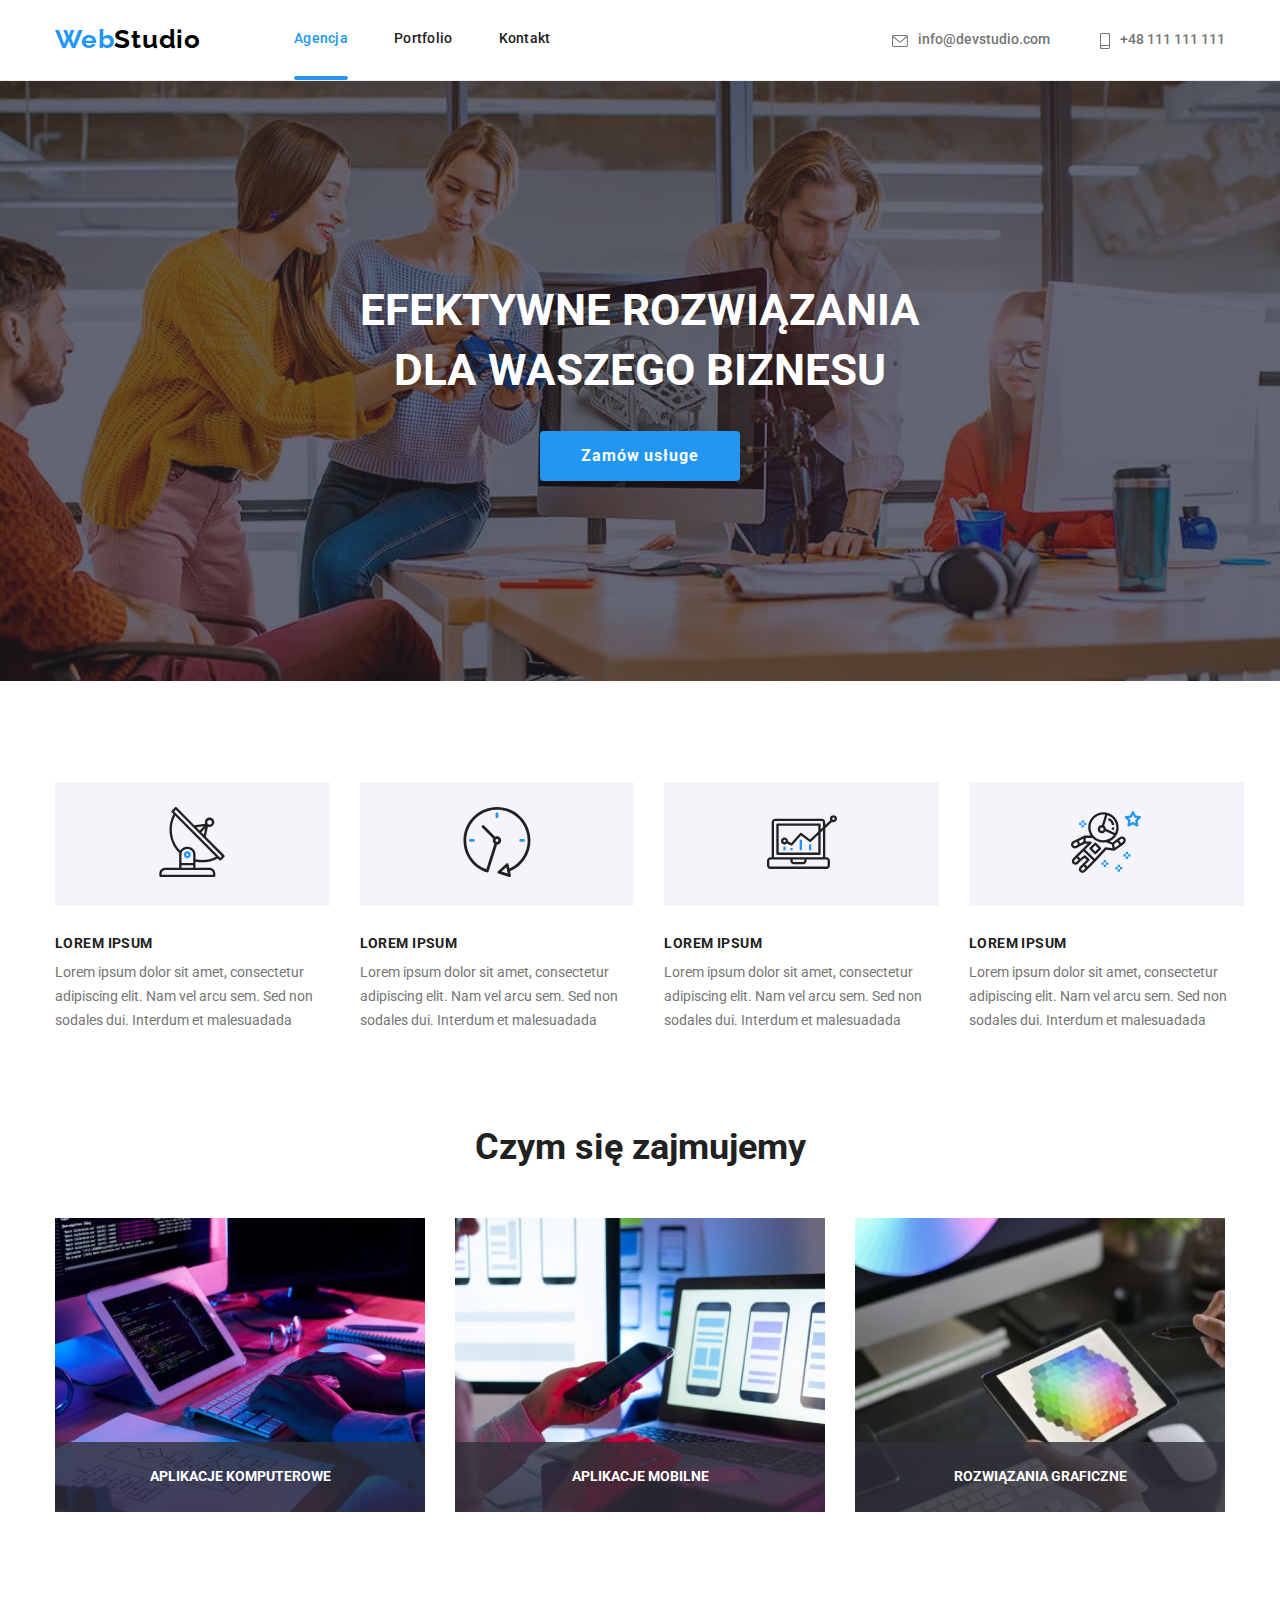
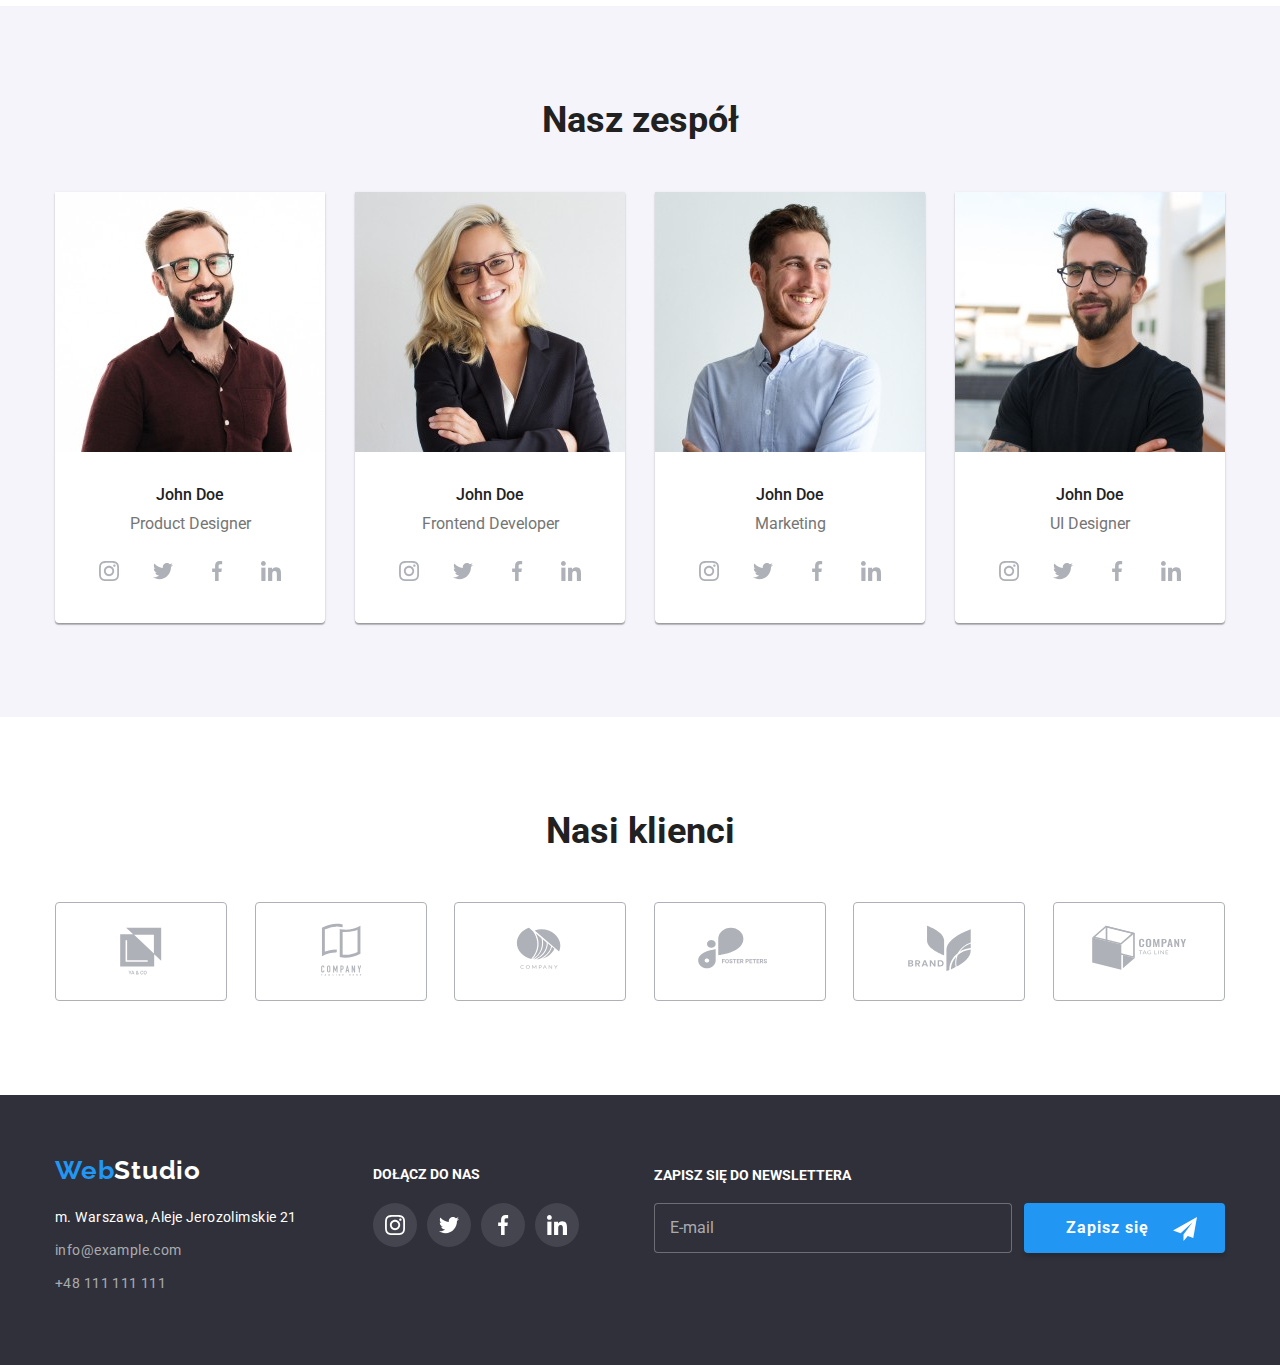
<file: index.html>
<!DOCTYPE html>
<html lang="pl">
  <head>
    <meta charset="UTF-8" />
    <meta name="viewport" content="width=device-width, initial-scale=1.0" />
    <title>Studio</title>
    <link
      rel="stylesheet"
      href="https://cdnjs.cloudflare.com/ajax/libs/modern-normalize/1.1.0/modern-normalize.min.css"
    />
    <link rel="preconnect" href="https://fonts.googleapis.com" />
    <link rel="preconnect" href="https://fonts.gstatic.com" crossorigin />
    <link
      href="https://fonts.googleapis.com/css2?family=Raleway:wght@700&family=Roboto:wght@400;500;700;900&display=swap"
      rel="stylesheet"
    />
    <link rel="stylesheet" href="css/styles.css" />
  </head>
  <body>
    <header class="header-wrapper">
      <div class="container">
        <nav class="navigation">
          <a class="logo" href="index.html">Web<span class="studio-black">Studio</span></a>
          <ul class="nav-list">
            <li>
              <a href="index.html" class="nav-link active">Agencja</a>
            </li>

            <li><a href="portfolio.html" class="nav-link">Portfolio</a></li>

            <li><a href="index.html" class="nav-link">Kontakt</a></li>
          </ul>
        </nav>
        <div>
          <ul class="header-contacts">
            <li>
              <a href="mailto:info@devstudio.com" class="control-item contact-item"
                ><svg class="contact-icon" width="16" height="12">
                  <use href="./images/icons.svg#icon-envelope"></use></svg
                >info@devstudio.com</a
              >
            </li>
            <li>
              <a href="tel:+48111111111" class="control-item contact-item">
                <svg class="contact-icon smartphone-icon" width="10" height="16">
                  <use href="./images/icons.svg#icon-smartphone"></use></svg
                >+48 111 111 111</a
              >
            </li>
          </ul>
        </div>
      </div>
    </header>
    <main>
      <section class="section order">
        <div class="container">
          <h1 class="main-title">
            EFEKTYWNE ROZWIĄZANIA<br />
            DLA WASZEGO BIZNESU
          </h1>
          <button class="order-btn" data-modal-open>Zamów usługe</button>
        </div>
      </section>
      <section class="section">
        <div class="container">
          <ul class="articles">
            <li>
              <div class="lorem-icon-box">
                <svg class="icon" width="70" height="70">
                  <use href="./images/icons.svg#icon-antenna-1"></use>
                </svg>
              </div>
              <h3 class="main-txt-title">LOREM IPSUM</h3>
              <p>
                Lorem ipsum dolor sit amet, consectetur adipiscing elit. Nam vel arcu sem. Sed non
                sodales dui. Interdum et malesuadada
              </p>
            </li>
            <li>
              <div class="lorem-icon-box">
                <svg class="icon" width="70" height="70">
                  <use href="./images/icons.svg#icon-clock-1"></use>
                </svg>
              </div>
              <h3 class="main-txt-title">LOREM IPSUM</h3>
              <p>
                Lorem ipsum dolor sit amet, consectetur adipiscing elit. Nam vel arcu sem. Sed non
                sodales dui. Interdum et malesuadada
              </p>
            </li>
            <li>
              <div class="lorem-icon-box">
                <svg class="icon" width="70" height="70 ">
                  <use href="./images/icons.svg#icon-diagram-1"></use>
                </svg>
              </div>
              <h3 class="main-txt-title">LOREM IPSUM</h3>
              <p>
                Lorem ipsum dolor sit amet, consectetur adipiscing elit. Nam vel arcu sem. Sed non
                sodales dui. Interdum et malesuadada
              </p>
            </li>
            <li>
              <div class="lorem-icon-box">
                <svg class="icon" width="70" height="70">
                  <use href="./images/icons.svg#icon-astronaut-1"></use>
                </svg>
              </div>
              <h3 class="main-txt-title">LOREM IPSUM</h3>
              <p>
                Lorem ipsum dolor sit amet, consectetur adipiscing elit. Nam vel arcu sem. Sed non
                sodales dui. Interdum et malesuadada
              </p>
            </li>
          </ul>
        </div>
      </section>
      <section class="section job-section">
        <div class="container">
          <h2 class="section-title">Czym się zajmujemy</h2>
          <ul class="business-activity">
            <li class="aboutus-item">
              <img
                class="aboutus-img"
                width="370"
                height="294"
                src="./images/1.jpg"
                alt="aplikacje komputerowe"
              />
              <div class="aboutus">
                <p>aplikacje komputerowe</p>
              </div>
            </li>
            <li class="aboutus-item">
              <img
                class="aboutus-img"
                width="370"
                height="294"
                src="./images/2.jpg"
                alt="aplikacje mobilne"
              />
              <div class="aboutus">
                <p>aplikacje mobilne</p>
              </div>
            </li>
            <li class="aboutus-item">
              <img
                class="aboutus-img"
                width="370"
                height="294"
                src="./images/3.jpg"
                alt="roziązania graficzne"
              />
              <div class="aboutus">
                <p>rozwiązania graficzne</p>
              </div>
            </li>
          </ul>
        </div>
      </section>
      <section class="section team">
        <div class="container">
          <h2 class="section-title">Nasz zespół</h2>
          <ul class="business-activity pictures">
            <li>
              <figure class="team-figure">
                <img src="images/person1.jpg" alt="John Doe" width="270" height="260" />
                <figcaption class="team-info">
                  <h3 class="team-name">John Doe</h3>
                  <span class="team-position">Product Designer</span>
                  <ul class="team-social-icons social-icons">
                    <li>
                      <a href="#" class="team-social-icon social-icon">
                        <svg class="social-icon-svg" width="20" height="20">
                          <use href="./images/icons.svg#icon-instagram-2"></use>
                        </svg>
                      </a>
                    </li>
                    <li>
                      <a href="#" class="team-social-icon social-icon">
                        <svg class="social-icon-svg" width="20" height="20">
                          <use href="./images/icons.svg#icon-twitter-1"></use>
                        </svg>
                      </a>
                    </li>
                    <li>
                      <a href="#" class="team-social-icon social-icon">
                        <svg class="social-icon-svg" width="20" height="20">
                          <use href="./images/icons.svg#icon-facebook-1"></use>
                        </svg>
                      </a>
                    </li>
                    <li>
                      <a href="#" class="team-social-icon social-icon">
                        <svg class="social-icon-svg" width="20" height="20">
                          <use href="./images/icons.svg#icon-linkedin-1"></use>
                        </svg>
                      </a>
                    </li>
                  </ul>
                </figcaption>
              </figure>
            </li>
            <li>
              <figure class="team-figure">
                <img src="images/person2.jpg" alt="John Doe" width="270" height="260" />
                <figcaption class="team-info">
                  <h3 class="team-name">John Doe</h3>
                  <span class="team-position">Frontend Developer</span>
                  <ul class="team-social-icons social-icons">
                    <li>
                      <a href="#" class="team-social-icon social-icon">
                        <svg class="social-icon-svg" width="20" height="20">
                          <use href="./images/icons.svg#icon-instagram-2"></use>
                        </svg>
                      </a>
                    </li>
                    <li>
                      <a href="#" class="team-social-icon social-icon">
                        <svg class="social-icon-svg" width="20" height="20">
                          <use href="./images/icons.svg#icon-twitter-1"></use>
                        </svg>
                      </a>
                    </li>
                    <li>
                      <a href="#" class="team-social-icon social-icon">
                        <svg class="social-icon-svg" width="20" height="20">
                          <use href="./images/icons.svg#icon-facebook-1"></use>
                        </svg>
                      </a>
                    </li>
                    <li>
                      <a href="#" class="team-social-icon social-icon">
                        <svg class="social-icon-svg" width="20" height="20">
                          <use href="./images/icons.svg#icon-linkedin-1"></use>
                        </svg>
                      </a>
                    </li>
                  </ul>
                </figcaption>
              </figure>
            </li>
            <li>
              <figure class="team-figure">
                <img src="images/person3.jpg" alt="John Doe" width="270" height="260" />
                <figcaption class="team-info">
                  <h3 class="team-name">John Doe</h3>
                  <span class="team-position">Marketing</span>
                  <ul class="team-social-icons social-icons">
                    <li>
                      <a href="#" class="team-social-icon social-icon">
                        <svg class="social-icon-svg" width="20" height="20">
                          <use href="./images/icons.svg#icon-instagram-2"></use>
                        </svg>
                      </a>
                    </li>
                    <li>
                      <a href="#" class="team-social-icon social-icon">
                        <svg class="social-icon-svg" width="20" height="20">
                          <use href="./images/icons.svg#icon-twitter-1"></use>
                        </svg>
                      </a>
                    </li>
                    <li>
                      <a href="#" class="team-social-icon social-icon">
                        <svg class="social-icon-svg" width="20" height="20">
                          <use href="./images/icons.svg#icon-facebook-1"></use>
                        </svg>
                      </a>
                    </li>
                    <li>
                      <a href="#" class="team-social-icon social-icon">
                        <svg class="social-icon-svg" width="20" height="20">
                          <use href="./images/icons.svg#icon-linkedin-1"></use>
                        </svg>
                      </a>
                    </li>
                  </ul>
                </figcaption>
              </figure>
            </li>
            <li>
              <figure class="team-figure">
                <img src="images/person4.jpg" alt="John Doe" width="270" height="260" />
                <figcaption class="team-info">
                  <h3 class="team-name">John Doe</h3>
                  <span class="team-position">UI Designer</span>
                  <ul class="team-social-icons social-icons">
                    <li>
                      <a href="#" class="team-social-icon social-icon">
                        <svg class="social-icon-svg" width="20" height="20">
                          <use href="./images/icons.svg#icon-instagram-2"></use>
                        </svg>
                      </a>
                    </li>
                    <li>
                      <a href="#" class="team-social-icon social-icon">
                        <svg class="social-icon-svg" width="20" height="20">
                          <use href="./images/icons.svg#icon-twitter-1"></use>
                        </svg>
                      </a>
                    </li>
                    <li>
                      <a href="#" class="team-social-icon social-icon">
                        <svg class="social-icon-svg" width="20" height="20">
                          <use href="./images/icons.svg#icon-facebook-1"></use>
                        </svg>
                      </a>
                    </li>
                    <li>
                      <a href="#" class="team-social-icon social-icon">
                        <svg class="social-icon-svg" width="20" height="20">
                          <use href="./images/icons.svg#icon-linkedin-1"></use>
                        </svg>
                      </a>
                    </li>
                  </ul>
                </figcaption>
              </figure>
            </li>
          </ul>
        </div>
      </section>
      <section class="clients section">
        <div class="container">
          <h2 class="section-title">Nasi klienci</h2>
          <ul class="clients-list flex-container">
            <li>
              <a href="#" class="clients-icon">
                <svg class="clients-icon-svg" width="170" height="92">
                  <use href="./images/icons.svg#icon-client-1"></use>
                </svg>
              </a>
            </li>
            <li>
              <a href="#" class="clients-icon">
                <svg class="clients-icon-svg" width="170" height="92">
                  <use href="./images/icons.svg#icon-client-2"></use>
                </svg>
              </a>
            </li>
            <li>
              <a href="#" class="clients-icon">
                <svg class="clients-icon-svg" width="170" height="92">
                  <use href="./images/icons.svg#icon-client-3"></use>
                </svg>
              </a>
            </li>
            <li>
              <a href="#" class="clients-icon">
                <svg class="clients-icon-svg" width="170" height="92">
                  <use href="./images/icons.svg#icon-client-4"></use>
                </svg>
              </a>
            </li>
            <li>
              <a href="#" class="clients-icon">
                <svg class="clients-icon-svg" width="170" height="92">
                  <use href="./images/icons.svg#icon-client-5"></use>
                </svg>
              </a>
            </li>
            <li>
              <a href="#" class="clients-icon">
                <svg class="clients-icon-svg" width="170" height="92">
                  <use href="./images/icons.svg#icon-client-6"></use>
                </svg>
              </a>
            </li>
          </ul>
        </div>
      </section>
    </main>
    <footer class="footer">
      <div class="container footer-container">
        <div class="footer-contact-box">
          <a class="logo" href="./index.html">Web<span class="studio-white">Studio</span></a>
          <address class="address">
            <p class="address-map">m. Warszawa, Aleje Jerozolimskie 21</p>
            <p>
              <a class="address-contact no-underline" href="mailto:info@example.com"
                >info@example.com</a
              >
            </p>
            <p>
              <a class="address-contact no-underline" href="tel:+48111111111">+48 111 111 111</a>
            </p>
          </address>
        </div>
        <div class="footer-joinus-box">
          <h3 class="footer-joinus-heading">Dołącz do nas</h3>
          <ul class="footer-social-icons social-icons">
            <li>
              <a href="#" class="footer-social-icon social-icon">
                <svg class="social-icon-svg" width="20" height="20">
                  <use href="./images/icons.svg#icon-instagram-2"></use>
                </svg>
              </a>
            </li>
            <li>
              <a href="#" class="footer-social-icon social-icon">
                <svg class="social-icon-svg" width="20" height="20">
                  <use href="./images/icons.svg#icon-twitter-1"></use>
                </svg>
              </a>
            </li>
            <li>
              <a href="#" class="footer-social-icon social-icon">
                <svg class="social-icon-svg" width="20" height="20">
                  <use href="./images/icons.svg#icon-facebook-1"></use>
                </svg>
              </a>
            </li>
            <li>
              <a href="#" class="footer-social-icon social-icon">
                <svg class="social-icon-svg" width="20" height="20">
                  <use href="./images/icons.svg#icon-linkedin-1"></use>
                </svg>
              </a>
            </li>
          </ul>
        </div>
        <form
          class="newsletter-signup-form"
          action="javascript:void(0);"
          name="newsletter-signup-form"
          autocomplete="on"
        >
          <label for="newsletter-email" class="newsletter-label">zapisz się do newslettera</label>
          <div class="newsletter-wrapper">
            <input
              type="email"
              name="email"
              id="newsletter-email"
              placeholder="E-mail"
              class="newsletter-input"
            />
            <button type="submit" class="newsletter-button">
              Zapisz się<svg class="newsletter-send-icon" width="24" height="24">
                <use href="./images/icons.svg#icon-icon-send"></use>
              </svg>
            </button>
          </div>
        </form>
      </div>
    </footer>

    <div class="modal-backdrop is-hidden" data-modal>
      <div class="modal-box">
        <button type="button" class="modal-close-btn" data-modal-close>
          <svg class="modal-close-btn-x" width="18" height="18">
            <use href="./images/icons.svg#icon-close-icon"></use>
          </svg>
        </button>
        <h2 class="modal-form-title">Zostaw swoje dane w formularzu poniżej</h2>
        <form class="modal-form" action="javascript:void(0);" name="modal-form" autocomplete="on">
          <div class="modal-form-input-box">
            <label for="name" class="modal-form-label">Imię</label>
            <div class="modal-form-input-box-inner">
              <input
                type="text"
                id="name"
                name="name"
                minlength="2"
                class="modal-form-element modal-form-input"
                required
              />
              <svg class="modal-form-icons" width="18" height="18">
                <use href="./images/icons.svg#icon-person-black-18dp-1"></use>
              </svg>
            </div>
          </div>
          <div class="modal-form-input-box">
            <label for="phone-number" class="modal-form-label">Telefon</label>
            <div class="modal-form-input-box-inner">
              <input
                type="tel"
                id="phone-number"
                name="phone-number"
                minlength="9"
                maxlength="15"
                pattern="[0-9\+\-]{9,15}"
                class="modal-form-element modal-form-input"
                required
              />
              <svg class="modal-form-icons" width="18" height="18">
                <use href="./images/icons.svg#icon-phone-black-18dp-1"></use>
              </svg>
            </div>
          </div>
          <div class="modal-form-input-box">
            <label for="email" class="modal-form-label">Email</label>
            <div class="modal-form-input-box-inner">
              <input
                type="email"
                id="email"
                name="email"
                class="modal-form-element modal-form-input"
                required
              />
              <svg class="modal-form-icons" width="18" height="18">
                <use href="./images/icons.svg#icon-email-black-18dp-1"></use>
              </svg>
            </div>
          </div>
          <div class="modal-form-input-box">
            <label for="comment" class="modal-form-label">Komentarz</label>
            <textarea
              name="comment"
              id="comment"
              class="modal-form-element modal-form-textarea"
              placeholder="Wprowadź tekst"
            ></textarea>
          </div>
          <div class="modal-form-agreement-box">
            <input
              type="checkbox"
              name="policy-agreement"
              id="policy-agreement"
              class="modal-form-agreement-checkbox"
              value="agreed"
              required
            />
            <svg width="16" height="15" class="modal-form-agreement-custom-checkbox">
              <use href="./images/icons.svg#icon-empty-checkbox"></use>
            </svg>
            <svg width="16" height="15" class="modal-form-agreement-custom-checkbox-checked">
              <use href="./images/icons.svg#icon-icon-check"></use>
            </svg>
            <label for="policy-agreement" class="modal-form-agreement-label"
              >Oświadczam iż akceptuję <a href="" class="modal-form-link">Regulamin</a> i
              <a href="" class="modal-form-link">Politykę Prywatności</a>.</label
            >
          </div>
          <button type="submit" class="modal-form-button">Wyślij</button>
        </form>
      </div>
    </div>

    <script src="./js/modal.js"></script>
  </body>
</html>
</file>
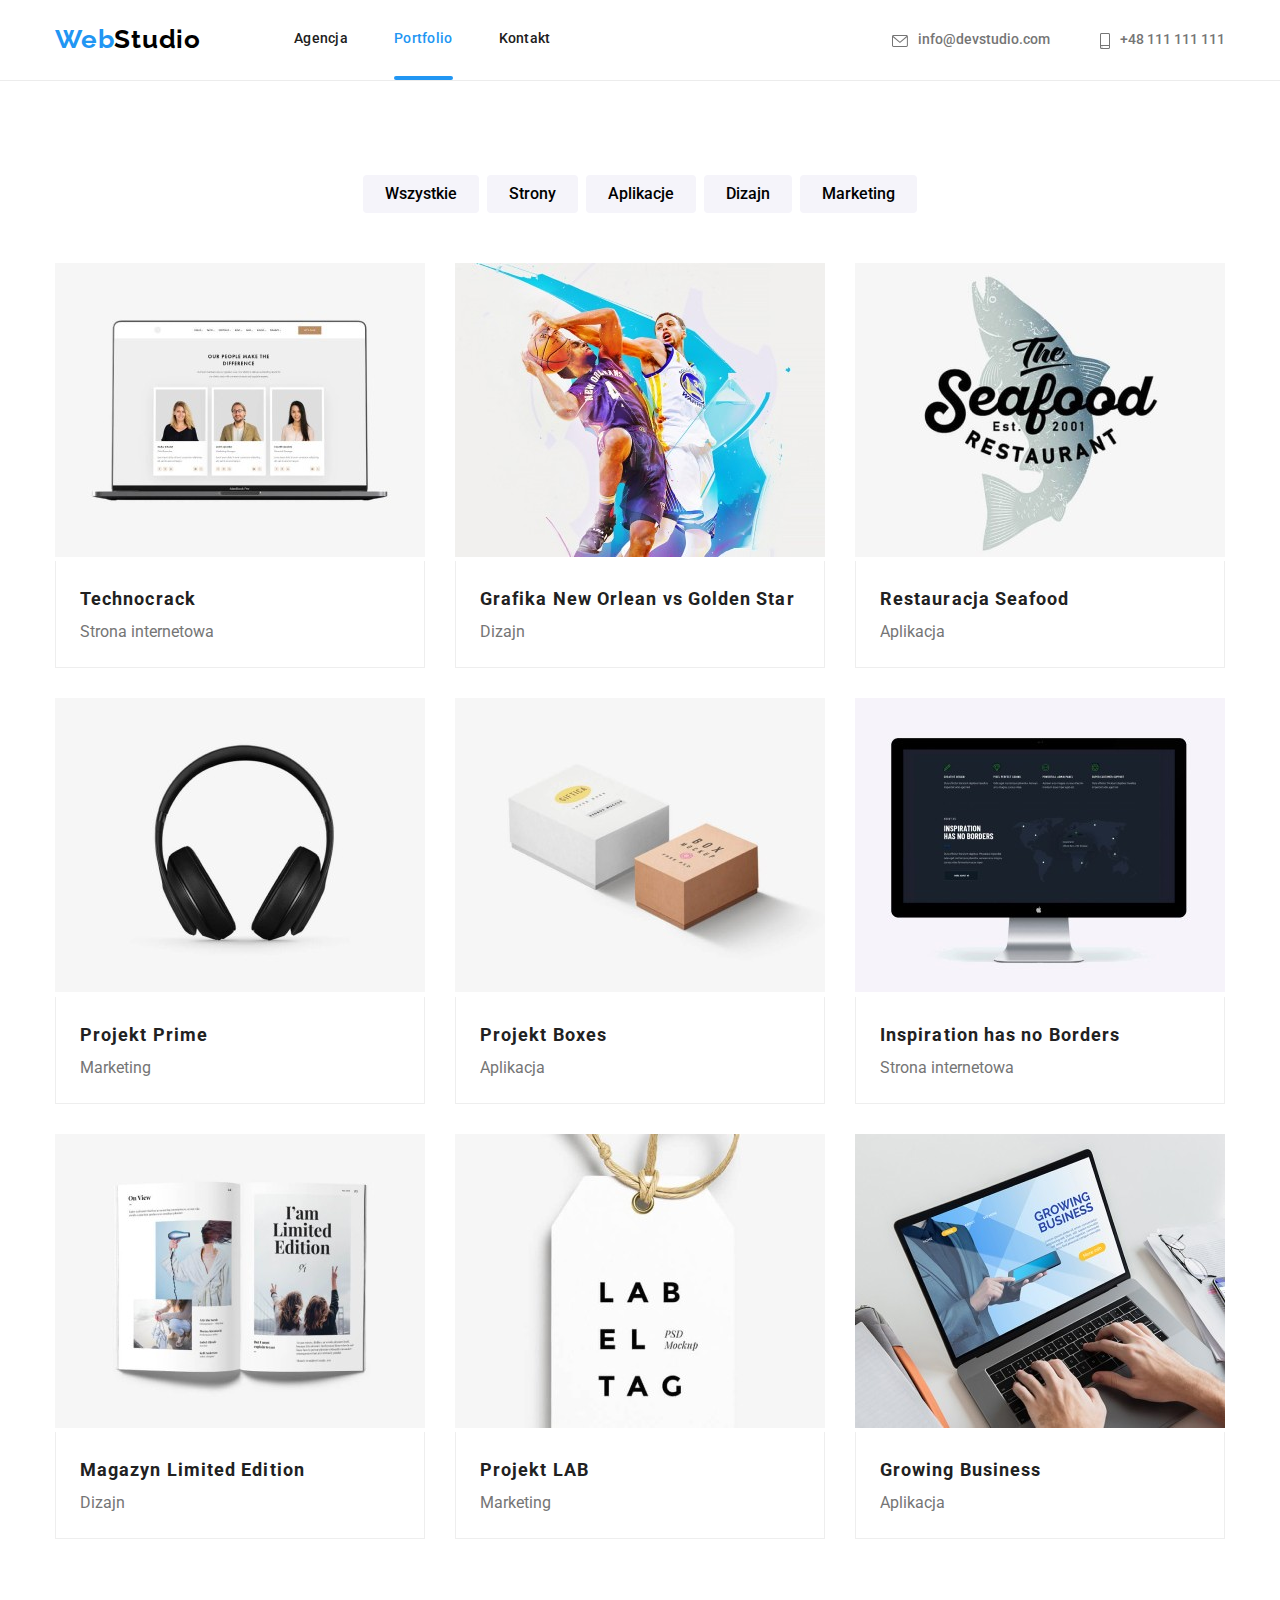
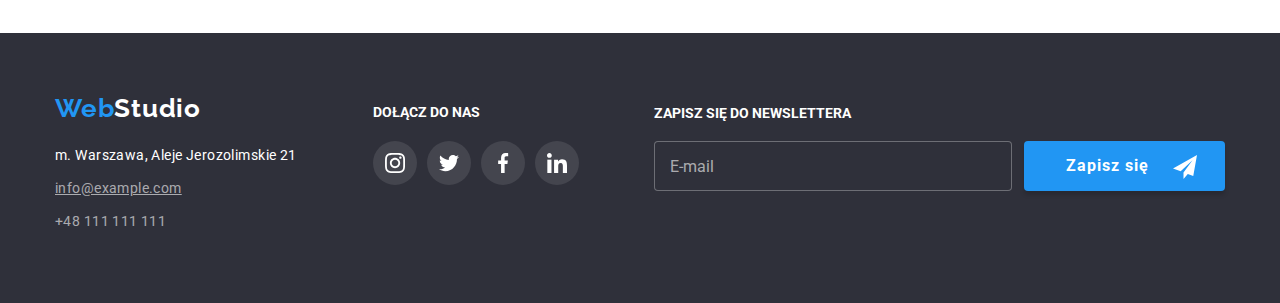
<file: portfolio.html>
<!DOCTYPE html>
<html lang="pl">
  <head>
    <meta charset="UTF-8" />
    <meta name="viewport" content="width=device-width, initial-scale=1.0" />
    <title>Studio</title>
    <link
      rel="stylesheet"
      href="https://cdnjs.cloudflare.com/ajax/libs/modern-normalize/1.1.0/modern-normalize.min.css"
    />
    <link rel="preconnect" href="https://fonts.googleapis.com" />
    <link rel="preconnect" href="https://fonts.gstatic.com" crossorigin />
    <link
      href="https://fonts.googleapis.com/css2?family=Raleway:wght@700&family=Roboto:wght@400;500;700;900&display=swap"
      rel="stylesheet"
    />
    <link rel="stylesheet" href="css/styles.css" />
  </head>
  <body>
    <header class="header-wrapper">
      <div class="container">
        <nav class="navigation">
          <a class="logo" href="index.html">Web<span class="studio-black">Studio</span></a>
          <ul class="nav-list">
            <li><a href="index.html" class="nav-link">Agencja</a></li>

            <li>
              <a href="portfolio.html" class="nav-link active">Portfolio</a>
            </li>

            <li><a href="index.html" class="nav-link">Kontakt</a></li>
          </ul>
        </nav>
        <div>
          <ul class="header-contacts">
            <li>
              <a href="mailto:info@devstudio.com" class="control-item contact-item"
                ><svg class="contact-icon" width="16" height="12">
                  <use href="./images/icons.svg#icon-envelope"></use></svg
                >info@devstudio.com</a
              >
            </li>
            <li>
              <a href="tel:+48111111111" class="control-item contact-item">
                <svg class="contact-icon smartphone-icon" width="10" height="16">
                  <use href="./images/icons.svg#icon-smartphone"></use></svg
                >+48 111 111 111</a
              >
            </li>
          </ul>
        </div>
      </div>
    </header>
    <main>
      <section class="section">
        <div class="container">
          <ul class="menu">
            <li><button type="button" class="portfolio-btn">Wszystkie</button></li>
            <li><button type="button" class="portfolio-btn">Strony</button></li>
            <li><button type="button" class="portfolio-btn">Aplikacje</button></li>
            <li><button type="button" class="portfolio-btn">Dizajn</button></li>
            <li><button type="button" class="portfolio-btn">Marketing</button></li>
          </ul>
          <ul class="list-item portfolio-style">
            <li>
              <figure tabindex="0" class="portfolio-project">
                <div class="portfolio-image-box">
                  <img src="images/portfolio1.jpg" alt="Technocrack" width="370" height="294" />
                  <div class="portfolio-cover">
                    <p>
                      Technocrack jest popularną platformą wykorzystywaną do rozpowszechniania
                      koronawirusa. Firmy wykorzystują tę platformę do celów szpiegowskich i ataków
                      na niezabezpieczone serwery konkurencji
                    </p>
                  </div>
                </div>
                <figcaption class="portfolio-text">
                  <h3 class="main-project">Technocrack</h3>
                  <span class="main-category">Strona internetowa</span>
                </figcaption>
              </figure>
            </li>
            <li>
              <figure tabindex="0" class="portfolio-project">
                <div class="portfolio-image-box">
                  <img
                    src="images/portfolio2.jpg"
                    alt="Grafika New Orlean vs Golden Star"
                    width="370"
                    height="294"
                  />
                  <div class="portfolio-cover">
                    <p>
                      Technocrack jest popularną platformą wykorzystywaną do rozpowszechniania
                      koronawirusa. Firmy wykorzystują tę platformę do celów szpiegowskich i ataków
                      na niezabezpieczone serwery konkurencji
                    </p>
                  </div>
                </div>
                <figcaption class="portfolio-text">
                  <h3 class="main-project">Grafika New Orlean vs Golden Star</h3>
                  <span class="main-category">Dizajn</span>
                </figcaption>
              </figure>
            </li>
            <li>
              <figure tabindex="0" class="portfolio-project">
                <div class="portfolio-image-box">
                  <img
                    src="images/portfolio3.jpg"
                    alt="Restauracja Seafood"
                    width="370"
                    height="294"
                  />
                  <div class="portfolio-cover">
                    <p>
                      Technocrack jest popularną platformą wykorzystywaną do rozpowszechniania
                      koronawirusa. Firmy wykorzystują tę platformę do celów szpiegowskich i ataków
                      na niezabezpieczone serwery konkurencji
                    </p>
                  </div>
                </div>
                <figcaption class="portfolio-text">
                  <h3 class="main-project">Restauracja Seafood</h3>
                  <span class="main-category">Aplikacja</span>
                </figcaption>
              </figure>
            </li>
            <li>
              <figure tabindex="0" class="portfolio-project">
                <div class="portfolio-image-box">
                  <img src="images/portfolio4.jpg" alt="Projekt Prime" width="370" height="294" />
                  <div class="portfolio-cover">
                    <p>
                      Technocrack jest popularną platformą wykorzystywaną do rozpowszechniania
                      koronawirusa. Firmy wykorzystują tę platformę do celów szpiegowskich i ataków
                      na niezabezpieczone serwery konkurencji
                    </p>
                  </div>
                </div>
                <figcaption class="portfolio-text">
                  <h3 class="main-project">Projekt Prime</h3>
                  <span class="main-category">Marketing</span>
                </figcaption>
              </figure>
            </li>
            <li>
              <figure tabindex="0" class="portfolio-project">
                <div class="portfolio-image-box">
                  <img src="images/portfolio5.jpg" alt="Projekt Boxes" width="370" height="294" />
                  <div class="portfolio-cover">
                    <p>
                      Technocrack jest popularną platformą wykorzystywaną do rozpowszechniania
                      koronawirusa. Firmy wykorzystują tę platformę do celów szpiegowskich i ataków
                      na niezabezpieczone serwery konkurencji
                    </p>
                  </div>
                </div>
                <figcaption class="portfolio-text">
                  <h3 class="main-project">Projekt Boxes</h3>
                  <span class="main-category">Aplikacja</span>
                </figcaption>
              </figure>
            </li>
            <li>
              <figure tabindex="0" class="portfolio-project">
                <div class="portfolio-image-box">
                  <img
                    src="images/portfolio6.jpg"
                    alt="Inspiration has no Borders"
                    width="370"
                    height="294"
                  />
                  <div class="portfolio-cover">
                    <p>
                      Technocrack jest popularną platformą wykorzystywaną do rozpowszechniania
                      koronawirusa. Firmy wykorzystują tę platformę do celów szpiegowskich i ataków
                      na niezabezpieczone serwery konkurencji
                    </p>
                  </div>
                </div>
                <figcaption class="portfolio-text">
                  <h3 class="main-project">Inspiration has no Borders</h3>
                  <span class="main-category">Strona internetowa</span>
                </figcaption>
              </figure>
            </li>
            <li>
              <figure tabindex="0" class="portfolio-project">
                <div class="portfolio-image-box">
                  <img
                    src="images/portfolio7.jpg"
                    alt="Magazyn Limited Edition"
                    width="370"
                    height="294"
                  />
                  <div class="portfolio-cover">
                    <p>
                      Technocrack jest popularną platformą wykorzystywaną do rozpowszechniania
                      koronawirusa. Firmy wykorzystują tę platformę do celów szpiegowskich i ataków
                      na niezabezpieczone serwery konkurencji
                    </p>
                  </div>
                </div>
                <figcaption class="portfolio-text">
                  <h3 class="main-project">Magazyn Limited Edition</h3>
                  <span class="main-category">Dizajn</span>
                </figcaption>
              </figure>
            </li>
            <li>
              <figure tabindex="0" class="portfolio-project">
                <div class="portfolio-image-box">
                  <img src="images/portfolio8.jpg" alt="Projekt LAB" width="370" height="294" />
                  <div class="portfolio-cover">
                    <p>
                      Technocrack jest popularną platformą wykorzystywaną do rozpowszechniania
                      koronawirusa. Firmy wykorzystują tę platformę do celów szpiegowskich i ataków
                      na niezabezpieczone serwery konkurencji
                    </p>
                  </div>
                </div>
                <figcaption class="portfolio-text">
                  <h3 class="main-project">Projekt LAB</h3>
                  <span class="main-category">Marketing</span>
                </figcaption>
              </figure>
            </li>
            <li>
              <figure tabindex="0" class="portfolio-project">
                <div class="portfolio-image-box">
                  <img
                    src="images/portfolio9.jpg"
                    alt="Growing Business"
                    width="370"
                    height="294"
                  />
                  <div class="portfolio-cover">
                    <p>
                      Technocrack jest popularną platformą wykorzystywaną do rozpowszechniania
                      koronawirusa. Firmy wykorzystują tę platformę do celów szpiegowskich i ataków
                      na niezabezpieczone serwery konkurencji
                    </p>
                  </div>
                </div>
                <figcaption class="portfolio-text">
                  <h3 class="main-project">Growing Business</h3>
                  <span class="main-category">Aplikacja</span>
                </figcaption>
              </figure>
            </li>
          </ul>
        </div>
      </section>
    </main>
    <footer class="footer">
      <div class="container footer-container">
        <div class="footer-contact-box">
          <a class="logo" href="./index.html">Web<span class="studio-white">Studio</span></a>
          <address class="address">
            <p class="address-map">m. Warszawa, Aleje Jerozolimskie 21</p>
            <p>
              <a class="address-contact" href="mailto:info@example.com">info@example.com</a>
            </p>
            <p>
              <a class="address-contact no-underline" href="tel:+48111111111">+48 111 111 111</a>
            </p>
          </address>
        </div>
        <div class="footer-joinus-box">
          <h3 class="footer-joinus-heading">Dołącz do nas</h3>
          <ul class="footer-social-icons social-icons">
            <li>
              <a href="#" class="footer-social-icon social-icon">
                <svg class="social-icon-svg" width="20" height="20">
                  <use href="./images/icons.svg#icon-instagram-2"></use>
                </svg>
              </a>
            </li>
            <li>
              <a href="#" class="footer-social-icon social-icon">
                <svg class="social-icon-svg" width="20" height="20">
                  <use href="./images/icons.svg#icon-twitter-1"></use>
                </svg>
              </a>
            </li>
            <li>
              <a href="#" class="footer-social-icon social-icon">
                <svg class="social-icon-svg" width="20" height="20">
                  <use href="./images/icons.svg#icon-facebook-1"></use>
                </svg>
              </a>
            </li>
            <li>
              <a href="#" class="footer-social-icon social-icon">
                <svg class="social-icon-svg" width="20" height="20">
                  <use href="./images/icons.svg#icon-linkedin-1"></use>
                </svg>
              </a>
            </li>
          </ul>
        </div>
        <form
          class="newsletter-signup-form"
          action="javascript:void(0);"
          name="newsletter-signup-form"
          autocomplete="on"
        >
          <label for="newsletter-email" class="newsletter-label">zapisz się do newslettera</label>
          <div class="newsletter-wrapper">
            <input
              type="email"
              name="email"
              id="newsletter-email"
              placeholder="E-mail"
              class="newsletter-input"
            />
            <button type="submit" class="newsletter-button">
              Zapisz się<svg class="newsletter-send-icon" width="24" height="24">
                <use href="./images/icons.svg#icon-icon-send"></use>
              </svg>
            </button>
          </div>
        </form>
      </div>
    </footer>
  </body>
</html>
</file>
<file: css/styles.css>
:root {
  --brand-color-black: #000000;
  --brand-color-light-black: #212121;
  --brand-color-gray: #757575;
  --brand-color-light-gray: #f5f4fa;
  --brand-color-white: #ffffff;
  --brand-color-blue: #2196f3;
  --brand-background-color-gray: #2f303a;
  --body-background-color-dirty-white: #e5e5e5;
  --background-color-transparent: #2f303a66;
  --white-transparent: #ffffff99;
  --aboutus-background: #2f303acc;
  --icons-inactive: #afb1b8;
  --footer-social-icon-bg: rgba(255, 255, 255, 0.1);
  --border-radius: 4px;
  --portfolio-border: #eeeeee;
  --transition-set: 250ms cubic-bezier(0.4, 0, 0.2, 1);
  --portfolio-cover: #2196f3e5;
  --button-box-shadow: 0px 4px 4px rgba(0, 0, 0, 0.15);
}

* {
  outline: none;
  margin: 0;
  padding: 0;
}

body {
  font-family: 'Roboto', sans-serif;
  color: var(--brand-color-light-black);
}

ul {
  list-style: none;
}

.logo {
  color: var(--brand-color-blue);
  font-family: 'Raleway', sans-serif;
  font-weight: 700;
  font-size: 26px;
  line-height: 1.19;
  letter-spacing: 0.03em;
  text-decoration: none;
}

.studio-black {
  color: var(--brand-color-black);
  font-family: 'Raleway', sans-serif;
  font-weight: 700;
  font-size: 26px;
  line-height: 1.19;
  letter-spacing: 0.03em;
  text-decoration: none;
}

.navigation {
  display: flex;
  color: var(--brand-color-light-black);
  font-size: 14px;
  line-height: 1.14;
  align-items: center;
  gap: 93px;
  justify-content: center;
}

.header-wrapper > .container {
  display: flex;
  justify-content: space-between;
  align-items: center;
}

.header-wrapper {
  border-bottom: 1px solid #ececec;
  padding: 24px 0 25px;
}

.nav-list {
  display: flex;
  gap: 46px;
  justify-content: center;
  align-items: center;
  color: var(--brand-color-light-black);
  font-size: 14px;
  line-height: 1.14;
  list-style: none;
}

.header-contacts {
  display: flex;
  align-items: center;
  gap: 50px;
  list-style: none;
  text-decoration: none;
  color: var(--brand-color-gray);
}

.control-item {
  font-size: 14px;
  font-weight: 500;
  line-height: 1.17;
  text-decoration: none;
  color: var(--brand-color-light-black);
}

.control-item:is(:hover, :focus) {
  color: var(--brand-color-blue);
  transition: color var(--transition-set);
}

.contact-item {
  text-emphasis: none;
  text-decoration: none;
  color: var(--brand-color-gray);
  fill: currentColor;
}

.contact-icon {
  vertical-align: middle;
  margin-right: 10px;
}

.nav-link {
  position: relative;
  color: var(--brand-color-light-black);
  transition: color var(--transition-set);
  text-decoration: none;
  font-weight: 500;
  font-size: 14px;
  line-height: 1.14;
  letter-spacing: 0.02em;
}

.nav-link:is(:hover, :focus) {
  color: var(--brand-color-blue);
}

.active {
  color: var(--brand-color-blue);
}

.active::after {
  content: '';
  display: inline-block;
  width: 100%;
  left: 0;
  margin-top: 45px;
  position: absolute;
  border-bottom: solid 4px #2196f3;
  border-radius: 2px;
}

.main-title {
  color: var(--brand-color-white);
  font-size: 44px;
  line-height: 1.36;
  padding-top: 106px;
  padding-right: 252px;
  padding-left: 252px;
  text-align: center;
}

.menu {
  display: flex;
  list-style: none;
  font-style: normal;
  justify-content: center;
  gap: 8px;
  margin-bottom: 50px;
}

.order-btn {
  padding: 10px 41px;
  height: 50px;
  font-weight: 700;
  font-size: 16px;
  line-height: 1.87;
  letter-spacing: 0.06em;
  cursor: pointer;
  border: none;
  outline: none;
  color: var(--brand-color-white);
  background-color: var(--brand-color-blue);
  box-shadow: 0px 4px 4px rgba(0, 0, 0, 0.15);
  border-radius: var(--border-radius);
  margin-top: 30px;
  margin-bottom: 106px;
}

.order {
  display: flex;
  background: var(--brand-background-color-gray);
  flex-direction: column;
  justify-content: center;
  align-items: center;
  background-image: linear-gradient(
      rgba(47, 48, 58, 0.4),
      rgba(47, 48, 58, 0.4),
      rgba(47, 48, 58, 0.4)
    ),
    url('../images/bg-hero.jpg');
  background-position: center;
  background-repeat: no-repeat;
}

.section {
  padding: 94px 0px;
}

.job-section {
  margin-top: -94px;
}

.section-title {
  margin-bottom: 50px;
  font-size: 36px;
  text-align: center;
}

.order > .container {
  display: flex;
  flex-direction: column;
  justify-content: center;
  align-items: center;
}

.container {
  max-width: 1200px;
  margin: 0 auto;
  padding: 0 15px;
}

.articles {
  display: flex;
  gap: 30px;
  padding-top: 7px;
}

.articles h3 {
  text-decoration: none;
  color: var(--brand-color-light-black);
  font-size: 14px;
  line-height: 1.14;
  margin-bottom: 9.31px;
}

.articles p {
  text-decoration: none;
  color: var(--brand-color-gray);
  font-size: 14px;
  line-height: 1.71;
}

.lorem-icon-box {
  padding: 25px 102.34px;
  margin-bottom: 30px;
  background-color: var(--brand-color-light-gray);
}

.main-txt-title {
  font-weight: 700;
  font-size: 14px;
  line-height: 1.14;
  letter-spacing: 0.03em;
  text-transform: uppercase;
  color: var(--brand-color-light-black);
}

.business-activity {
  display: flex;
  gap: 30px;
}

/*About Us*/

.aboutus-item {
  position: relative;
}

.aboutus-img {
  display: block;
}

.aboutus {
  position: absolute;
  bottom: 0;
  left: 0;
  width: 100%;
  padding: 27px 0;
  text-align: center;
  text-transform: uppercase;
  color: var(--brand-color-white);
  font-weight: 700;
  background-color: var(--aboutus-background);
  font-size: 14px;
  line-height: 1.14;
}

/*Our team*/

.team {
  background-color: var(--brand-color-light-gray);
}

.pictures {
  display: flex;
  gap: 30px;
  justify-content: center;
}

.team-info {
  padding: 30px 0;
  text-align: center;
}

.team-figure {
  box-shadow: 0px 1px 3px rgba(0, 0, 0, 0.12), 0px 1px 1px rgba(0, 0, 0, 0.14),
    0px 2px 1px rgba(0, 0, 0, 0.2);
  border-radius: 0px 0px 4px 4px;
  background-color: var(--brand-color-white);
  margin: 0;
}

.team-name {
  margin-bottom: 10px;
  font-weight: 500;
  font-size: 16px;
}

.team-position {
  font-size: 16px;
  color: var(--brand-color-gray);
}

.team-social-icons {
  margin-top: 16px;
  padding: 0 32px;
}

.team-social-icon {
  color: var(--icons-inactive);
}

.team-social-icon:is(:hover, :focus) > .social-icon-svg {
  fill: var(--brand-color-white);
}

/* Social icons */

.social-icon-svg {
  fill: var(--icons-inactive);
  transition: fill var(--transition-set);
}

.social-icons {
  display: flex;
  gap: 10px;
}

.social-icon {
  display: block;
  padding: 12px;
  font-size: 0;
  border-radius: 50%;
  transition: background-color var(--transition-set);
}

.social-icon:is(:hover, :focus) {
  background-color: var(--brand-color-blue);
  color: var(--brand-color-white);
}

/* Our clients */

.clients-icon-svg {
  fill: var(--icons-inactive);
  transition: fill var(--transition-set);
}

.clients-icon {
  display: block;
  border: 1px solid var(--icons-inactive);
  border-radius: var(--border-radius);
  color: var(--icons-inactive);
  transition: border var(--transition-set);
}

.clients-icon:is(:hover, :focus) {
  border: 1px solid var(--brand-color-blue);
}

.clients-icon:is(:hover, :focus) > .clients-icon-svg {
  fill: var(--brand-color-blue);
}

.flex-container {
  display: flex;
  justify-content: space-between;
  align-items: center;
}

/* Modal */

.is-hidden {
  visibility: hidden;
  opacity: 0;
  pointer-events: none;
}

.modal-backdrop {
  position: fixed;
  top: 0;
  left: 0;
  width: 100vw;
  height: 100vh;
  display: flex;
  justify-content: center;
  align-items: center;
  background-color: #00000033;
  z-index: 1;
}

.modal-box {
  position: relative;
  width: 528px;
  min-height: 581px;
  padding: 40px;
  text-align: center;
  border-radius: var(--border-radius);
  background-color: var(--brand-color-white);
  transition: transform 0.6s;
}

.modal-close-btn {
  position: absolute;
  right: 8px;
  top: 8px;
  padding: 5px;
  border: 1px solid #0000001a;
  border-radius: 50%;
  background-color: var(--brand-color-white);
  cursor: pointer;
}

.modal-close-btn-x {
  display: block;
}

.modal-form-title {
  margin-bottom: 12px;
  font-size: 20px;
}

.modal-form-label {
  margin-bottom: 4px;
  display: block;
  text-align: left;
  font-size: 12px;
  color: var(--brand-color-gray);
}

.modal-form-input-box-inner {
  position: relative;
  margin-bottom: 10px;
  height: 40px;
}

.modal-form-icons {
  position: absolute;
  display: block;
  left: 12px;
  top: 50%;
  transform: translateY(-50%);
  fill: var(--brand-color-light-black);
  transition: fill var(--transition-set);
}

.modal-form-element {
  width: 100%;
  border: 1px solid #21212133;
  border-radius: var(--border-radius);
  outline: none;
  transition: border var(--transition-set);
}

.modal-form-input {
  height: 100%;
  padding-left: 40px;
}

.modal-form-textarea {
  margin-bottom: 20px;
  height: 120px;
  resize: none;
  padding: 12px 16px;
}

.modal-form-textarea::placeholder {
  font-size: 12px;
  letter-spacing: 0.01em;
  color: #75757580;
}

.modal-form-agreement-box {
  display: flex;
  align-items: center;
  gap: 7px;
  margin-left: 14px;
}

.modal-form-agreement-checkbox {
  position: absolute;
  height: 15px;
  width: 16px;
  opacity: 0;
  transition: background-color var(--transition-set), color var(--transition-set),
    box-shadow var(--transition-set);
}

.modal-form-agreement-custom-checkbox,
.modal-form-agreement-custom-checkbox-checked {
  vertical-align: text-top;
}

.modal-form-agreement-custom-checkbox {
  fill: var(--brand-color-light-black);
}

.modal-form-agreement-custom-checkbox-checked {
  display: none;
}

.modal-form-agreement-checkbox:checked ~ .modal-form-agreement-custom-checkbox-checked {
  display: inline-block;
}

.modal-form-agreement-checkbox:checked ~ .modal-form-agreement-custom-checkbox {
  display: none;
}

.modal-form-agreement-label {
  color: var(--brand-color-gray);
  text-align: center;
  font-size: 14px;
  line-height: 1.71;
}

.modal-form-link {
  color: var(--brand-color-blue);
  text-decoration: underline;
}

.modal-form-button {
  margin-top: 30px;
  padding: 10px 76px;
  font-size: 16px;
  line-height: 1.875;
  letter-spacing: 0.06em;
  color: var(--brand-color-white);
  background-color: var(--brand-color-blue);
  border: none;
  border-radius: var(--border-radius);
  box-shadow: var(--button-box-shadow);
  cursor: pointer;
}

.modal-form-element:focus {
  border: 1px solid var(--brand-color-blue);
}

.modal-form-input-box:focus-within .modal-form-icons {
  fill: var(--brand-color-blue);
}

.modal-backdrop.is-hidden .modal-box {
  transform: scale(0);
}

/* Footer */

.footer {
  background-color: var(--brand-background-color-gray);
}

.footer-container {
  padding: 60px 15px;
  display: flex;
  justify-content: space-between;
}

.studio-white {
  font-family: 'Raleway';
  font-weight: 700;
  font-size: 26px;
  line-height: 1.19;
  letter-spacing: 0.03em;
  text-decoration: none;
  color: var(--brand-color-white);
}

.address {
  font-size: 14px;
  line-height: 1.71;
  margin-top: 20px;
  font-style: normal;
  letter-spacing: 0.03em;
}

.address p {
  margin-bottom: 9px;
}

.address-map {
  color: var(--brand-color-white);
}

.address-contact {
  color: var(--white-transparent);
  transition: color var(--transition-set);
}

.address-contact:is(:hover, :focus) {
  color: var(--brand-color-blue);
}

.no-underline {
  text-decoration: none;
}

.footer-joinus-box {
  padding-top: 12px;
}

.footer-joinus-heading {
  font-size: 14px;
  line-height: 1.14;
  margin-bottom: 20px;
  text-transform: uppercase;
  font-weight: 700;
  color: var(--brand-color-white);
}

.footer-social-icon {
  background-color: var(--footer-social-icon-bg);
  color: var(--brand-color-white);
}

.footer-social-icon > .social-icon-svg {
  fill: var(--brand-color-white);
}

/* Newsletter*/

.newsletter-signup-form {
  padding-top: 12px;
}

.newsletter-label {
  margin-bottom: 20px;
  display: block;
  text-transform: uppercase;
  font-weight: 700;
  color: var(--brand-color-white);
  font-size: 14px;
}

.newsletter-wrapper {
  display: flex;
  align-items: center;
  gap: 12px;
}

.newsletter-input {
  padding: 15px;
  width: 358px;
  height: 50px;
  color: var(--brand-color-white);
  background-color: var(--brand-background-color-gray);
  border: 1px solid #ffffff4d;
  border-radius: var(--border-radius);
}

.newsletter-input::placeholder {
  font-size: 16px;
  color: var(--white-transparent);
}

.newsletter-button {
  padding: 10px 28px 10px 42px;
  font-size: 16px;
  font-weight: 700;
  line-height: 1.875;
  letter-spacing: 0.06em;
  color: var(--brand-color-white);
  background-color: var(--brand-color-blue);
  border: none;
  border-radius: var(--border-radius);
  box-shadow: var(--button-box-shadow);
  cursor: pointer;
}

.newsletter-send-icon {
  margin-left: 24px;
  vertical-align: middle;
}
/* Portoflio */

.portfolio-btn {
  padding: 6px 22px;
  font-weight: 500;
  font-size: 16px;
  line-height: 1.625;
  background-color: var(--brand-color-light-gray);
  border: none;
  border-radius: var(--border-radius);
  cursor: pointer;
  transition: background-color var(--transition-set), color var(--transition-set),
    box-shadow var(--transition-set);
}

.portfolio-btn:is(:hover, :focus) {
  background-color: var(--brand-color-blue);
  color: var(--brand-color-white);
  box-shadow: 0px 3px 1px rgba(0, 0, 0, 0.1), 0px 1px 2px rgba(0, 0, 0, 0.08),
    0px 2px 2px rgba(0, 0, 0, 0.12);
}

.main-project {
  font-weight: 700;
  font-size: 18px;
  line-height: 2;
  letter-spacing: 0.06em;
  color: var(--brand-color-light-black);
}

.main-category {
  font-size: 16px;
  line-height: 1.875;
  color: var(--brand-color-gray);
}

.portfolio-project {
  margin: 0px;
  flex-wrap: wrap;
  justify-content: center;
  transition: box-shadow var(--transition-set);
}

.list-item {
  flex-wrap: wrap;
  justify-content: center;
}

.portfolio-style {
  display: flex;
  gap: 30px;
}

.portfolio-project:is(:hover, :focus) {
  box-shadow: 0px 1px 1px rgba(0, 0, 0, 0.12), 0px 4px 4px rgba(0, 0, 0, 0.06),
    1px 4px 6px rgba(0, 0, 0, 0.16);
}

.portfolio-text {
  padding: 20px 24px;
  border: 1px solid var(--portfolio-border);
  border-top: none;
}

.portfolio-image-box {
  position: relative;
  overflow: hidden;
}

.portfolio-cover {
  position: absolute;
  height: 100%;
  width: 100%;
  top: 100%;
  left: 0;
  padding: 49px 45px 49px 24px;
  font-size: 18px;
  line-height: 1.56;
  color: var(--brand-color-white);
  background-color: var(--portfolio-cover);
  transition: top var(--transition-set);
}

.portfolio-project:is(:hover, :focus) .portfolio-cover {
  top: 0;
}
</file>
